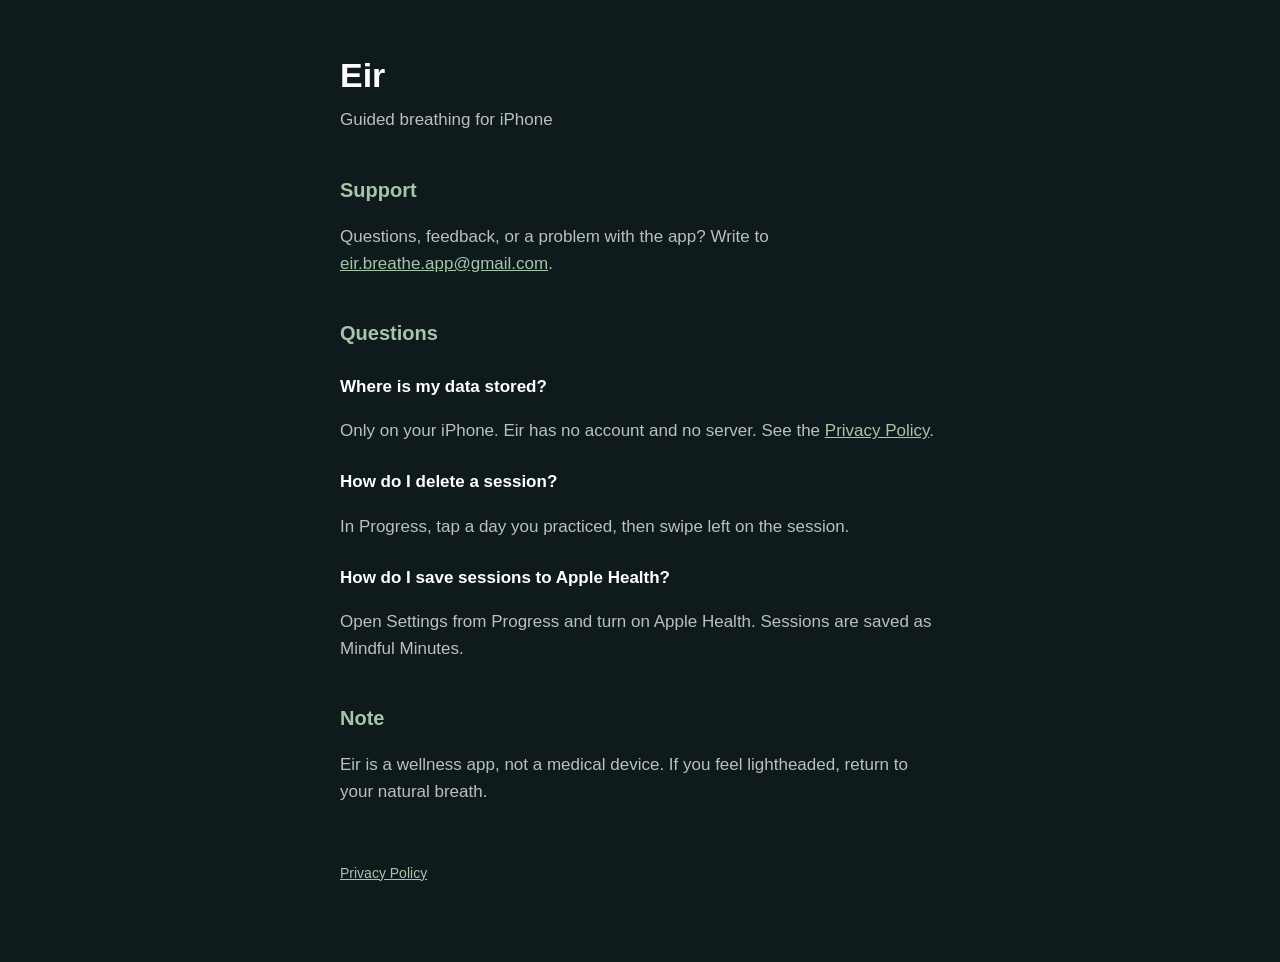
<file: index.html>
<!doctype html>
<html lang="en">
<head>
<meta charset="utf-8">
<meta name="viewport" content="width=device-width, initial-scale=1">
<title>Eir — Support</title>
<link rel="stylesheet" href="style.css">
</head>
<body>
<main>
<h1>Eir</h1>
<p class="meta">Guided breathing for iPhone</p>

<h2>Support</h2>
<p>Questions, feedback, or a problem with the app? Write to <a href="mailto:eir.breathe.app@gmail.com">eir.breathe.app@gmail.com</a>.</p>

<h2>Questions</h2>
<h3>Where is my data stored?</h3>
<p>Only on your iPhone. Eir has no account and no server. See the <a href="privacy/">Privacy Policy</a>.</p>

<h3>How do I delete a session?</h3>
<p>In Progress, tap a day you practiced, then swipe left on the session.</p>

<h3>How do I save sessions to Apple Health?</h3>
<p>Open Settings from Progress and turn on Apple Health. Sessions are saved as Mindful Minutes.</p>

<h2>Note</h2>
<p>Eir is a wellness app, not a medical device. If you feel lightheaded, return to your natural breath.</p>

<p class="footer"><a href="privacy/">Privacy Policy</a></p>
</main>
</body>
</html>
</file>
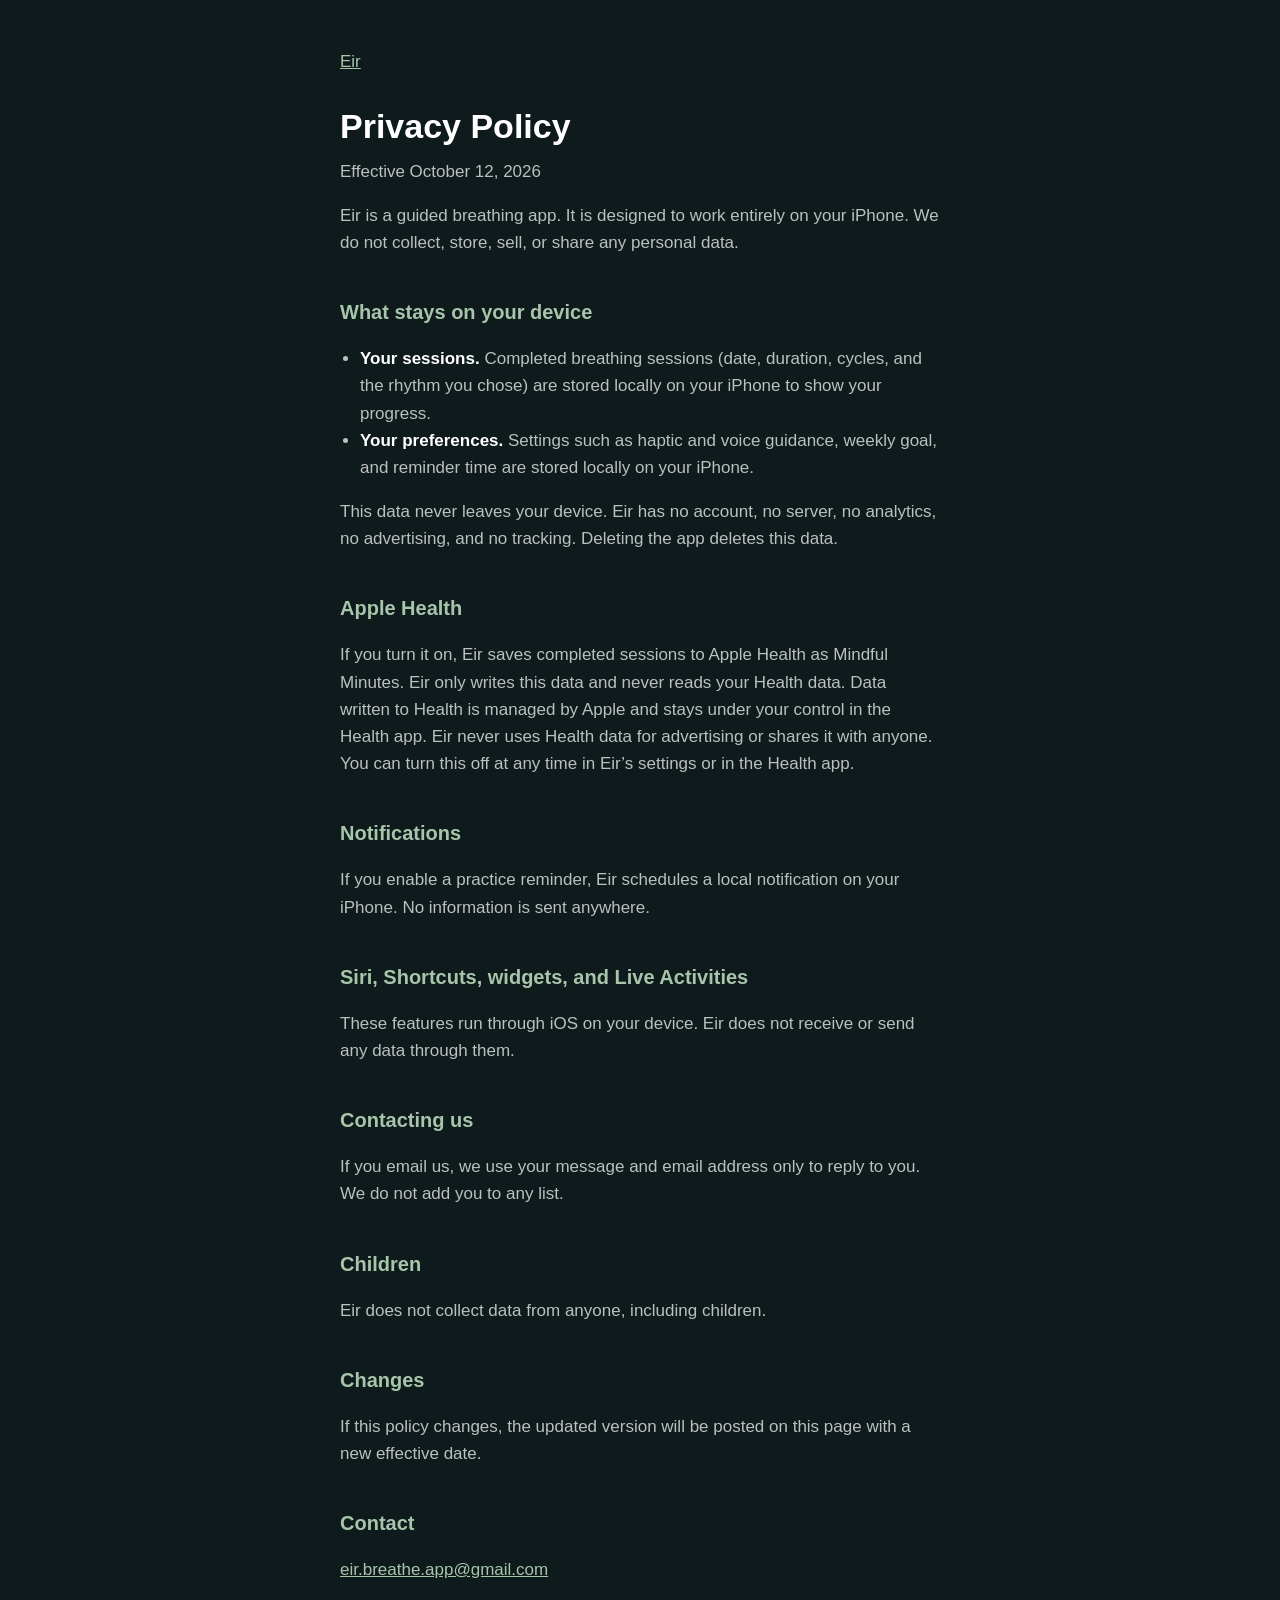
<file: privacy/index.html>
<!doctype html>
<html lang="en">
<head>
<meta charset="utf-8">
<meta name="viewport" content="width=device-width, initial-scale=1">
<title>Eir — Privacy Policy</title>
<link rel="stylesheet" href="../style.css">
</head>
<body>
<main>
<p class="back"><a href="../">Eir</a></p>
<h1>Privacy Policy</h1>
<p class="meta">Effective October 12, 2026</p>

<p>Eir is a guided breathing app. It is designed to work entirely on your iPhone. We do not collect, store, sell, or share any personal data.</p>

<h2>What stays on your device</h2>
<ul>
<li><strong>Your sessions.</strong> Completed breathing sessions (date, duration, cycles, and the rhythm you chose) are stored locally on your iPhone to show your progress.</li>
<li><strong>Your preferences.</strong> Settings such as haptic and voice guidance, weekly goal, and reminder time are stored locally on your iPhone.</li>
</ul>
<p>This data never leaves your device. Eir has no account, no server, no analytics, no advertising, and no tracking. Deleting the app deletes this data.</p>

<h2>Apple Health</h2>
<p>If you turn it on, Eir saves completed sessions to Apple Health as Mindful Minutes. Eir only writes this data and never reads your Health data. Data written to Health is managed by Apple and stays under your control in the Health app. Eir never uses Health data for advertising or shares it with anyone. You can turn this off at any time in Eir’s settings or in the Health app.</p>

<h2>Notifications</h2>
<p>If you enable a practice reminder, Eir schedules a local notification on your iPhone. No information is sent anywhere.</p>

<h2>Siri, Shortcuts, widgets, and Live Activities</h2>
<p>These features run through iOS on your device. Eir does not receive or send any data through them.</p>

<h2>Contacting us</h2>
<p>If you email us, we use your message and email address only to reply to you. We do not add you to any list.</p>

<h2>Children</h2>
<p>Eir does not collect data from anyone, including children.</p>

<h2>Changes</h2>
<p>If this policy changes, the updated version will be posted on this page with a new effective date.</p>

<h2>Contact</h2>
<p><a href="mailto:eir.breathe.app@gmail.com">eir.breathe.app@gmail.com</a></p>
</main>
</body>
</html>
</file>
<file: style.css>
:root {
  --bg: #0E1A1B;
  --text: #FFFFFF;
  --muted: rgba(255, 255, 255, 0.72);
  --accent: #A7C5AB;
}
* { box-sizing: border-box; }
body {
  margin: 0;
  background: var(--bg);
  color: var(--text);
  font: 17px/1.6 -apple-system, BlinkMacSystemFont, "Helvetica Neue", Arial, sans-serif;
}
main { max-width: 640px; margin: 0 auto; padding: 48px 20px 64px; }
h1 { font-size: 34px; font-weight: 600; margin: 0 0 4px; }
h2 { font-size: 20px; font-weight: 600; margin: 40px 0 8px; color: var(--accent); }
h3 { font-size: 17px; font-weight: 600; margin: 24px 0 4px; }
p, li { color: var(--muted); }
strong { color: var(--text); font-weight: 600; }
ul { padding-left: 20px; }
a { color: var(--accent); }
.meta { margin: 0; }
.back { margin: 0 0 24px; }
.footer { margin-top: 56px; font-size: 14px; }
</file>
